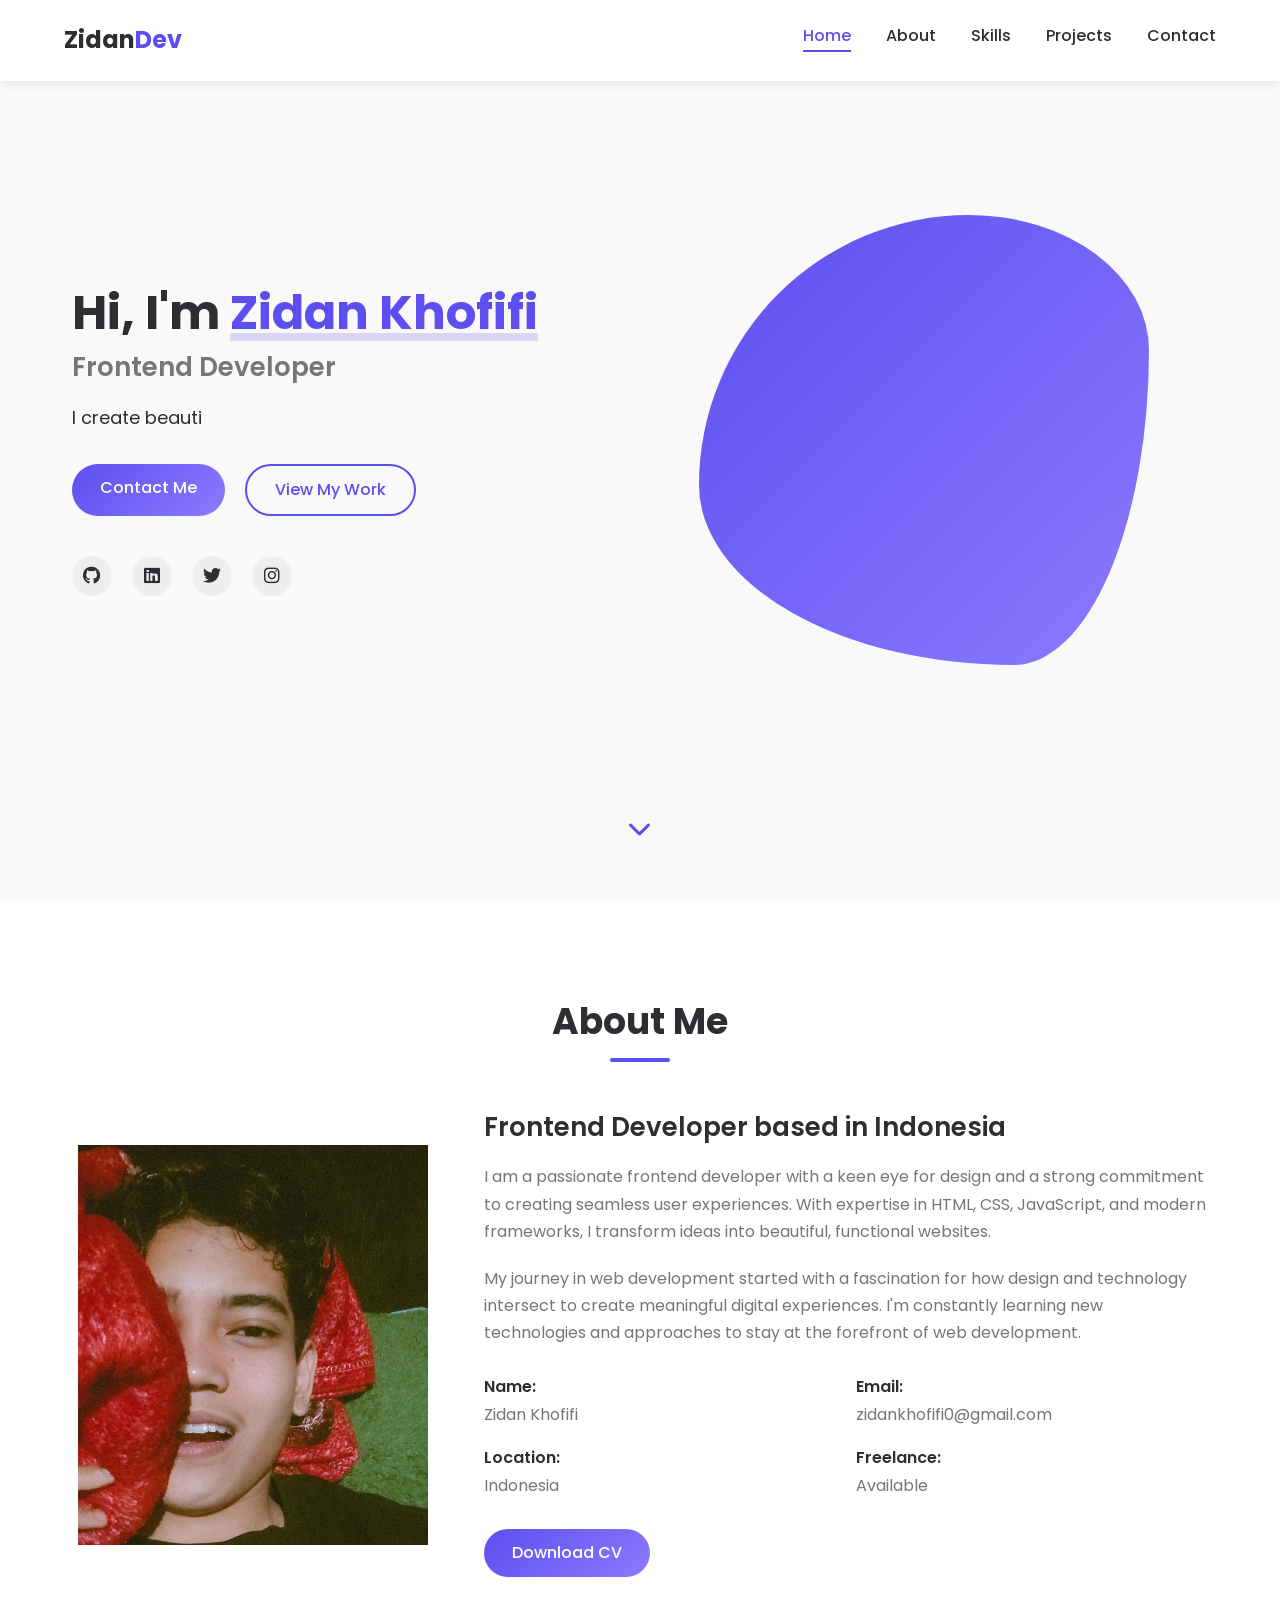
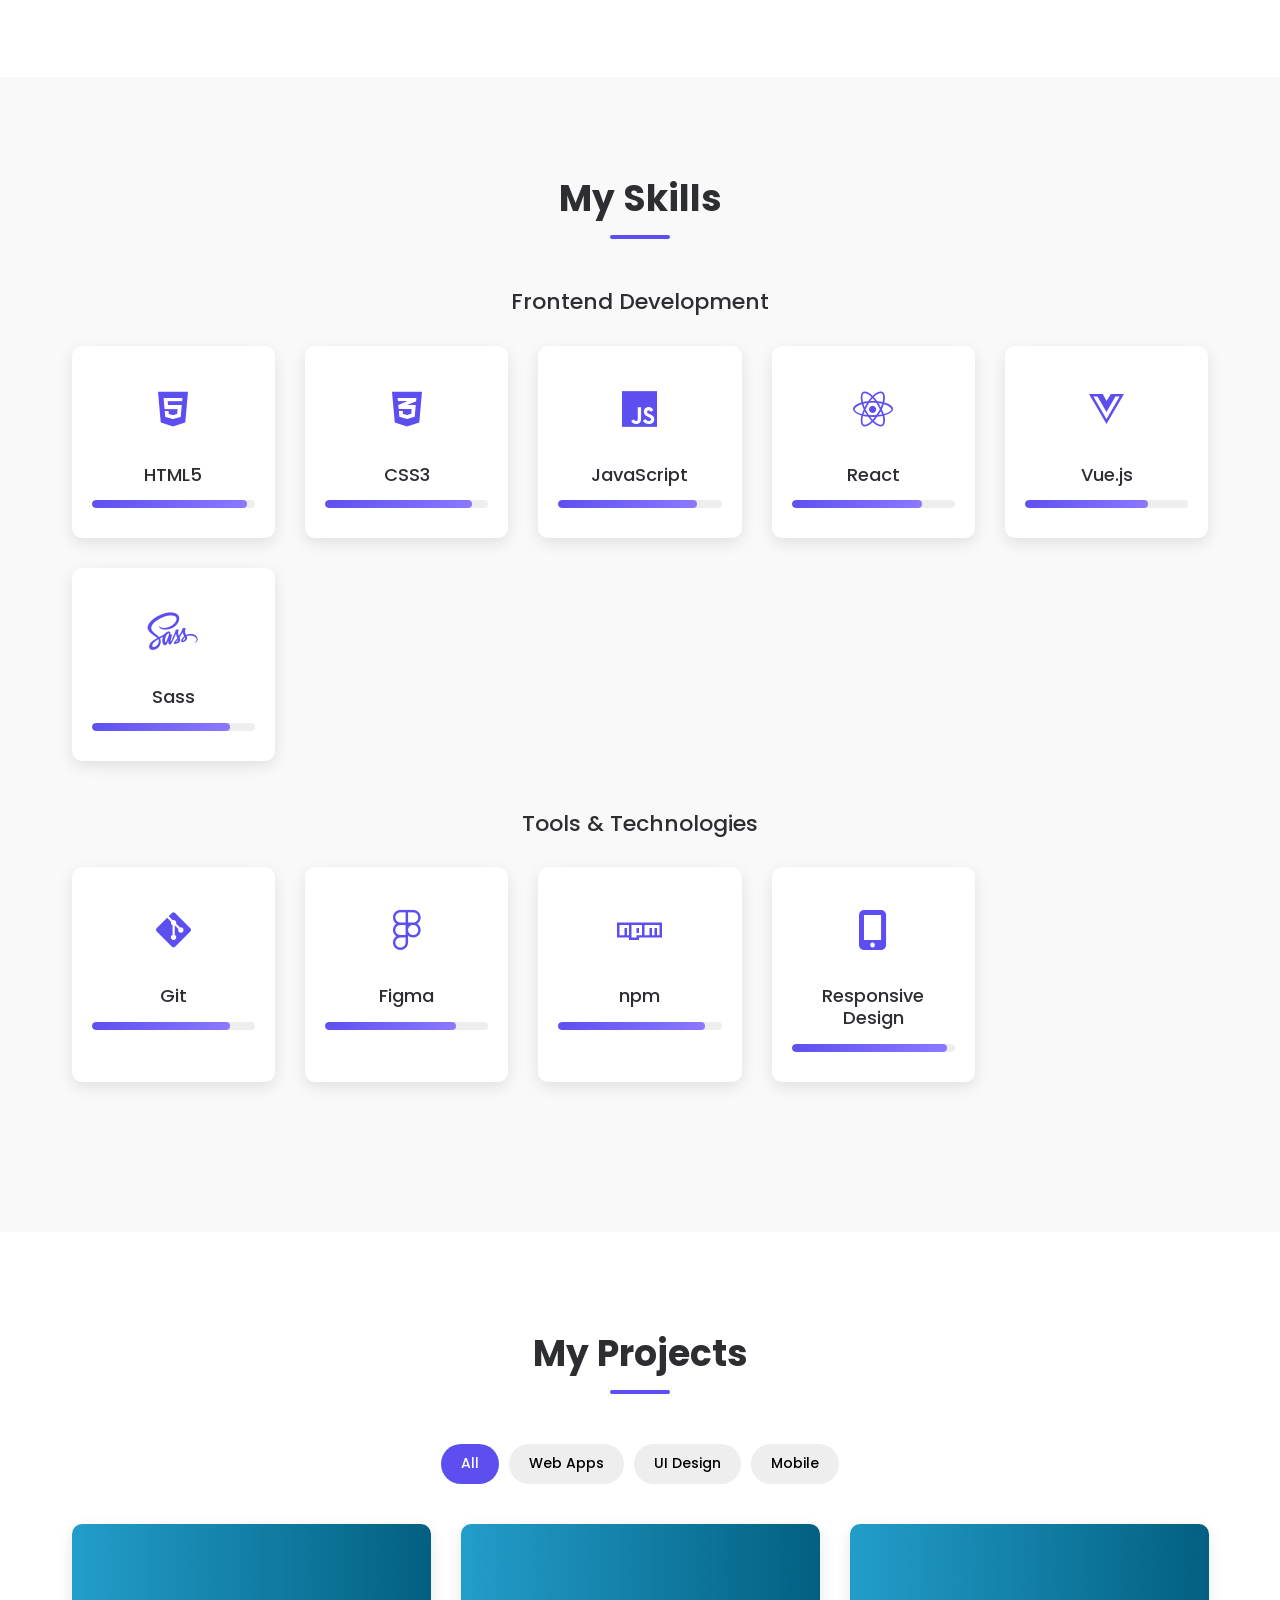
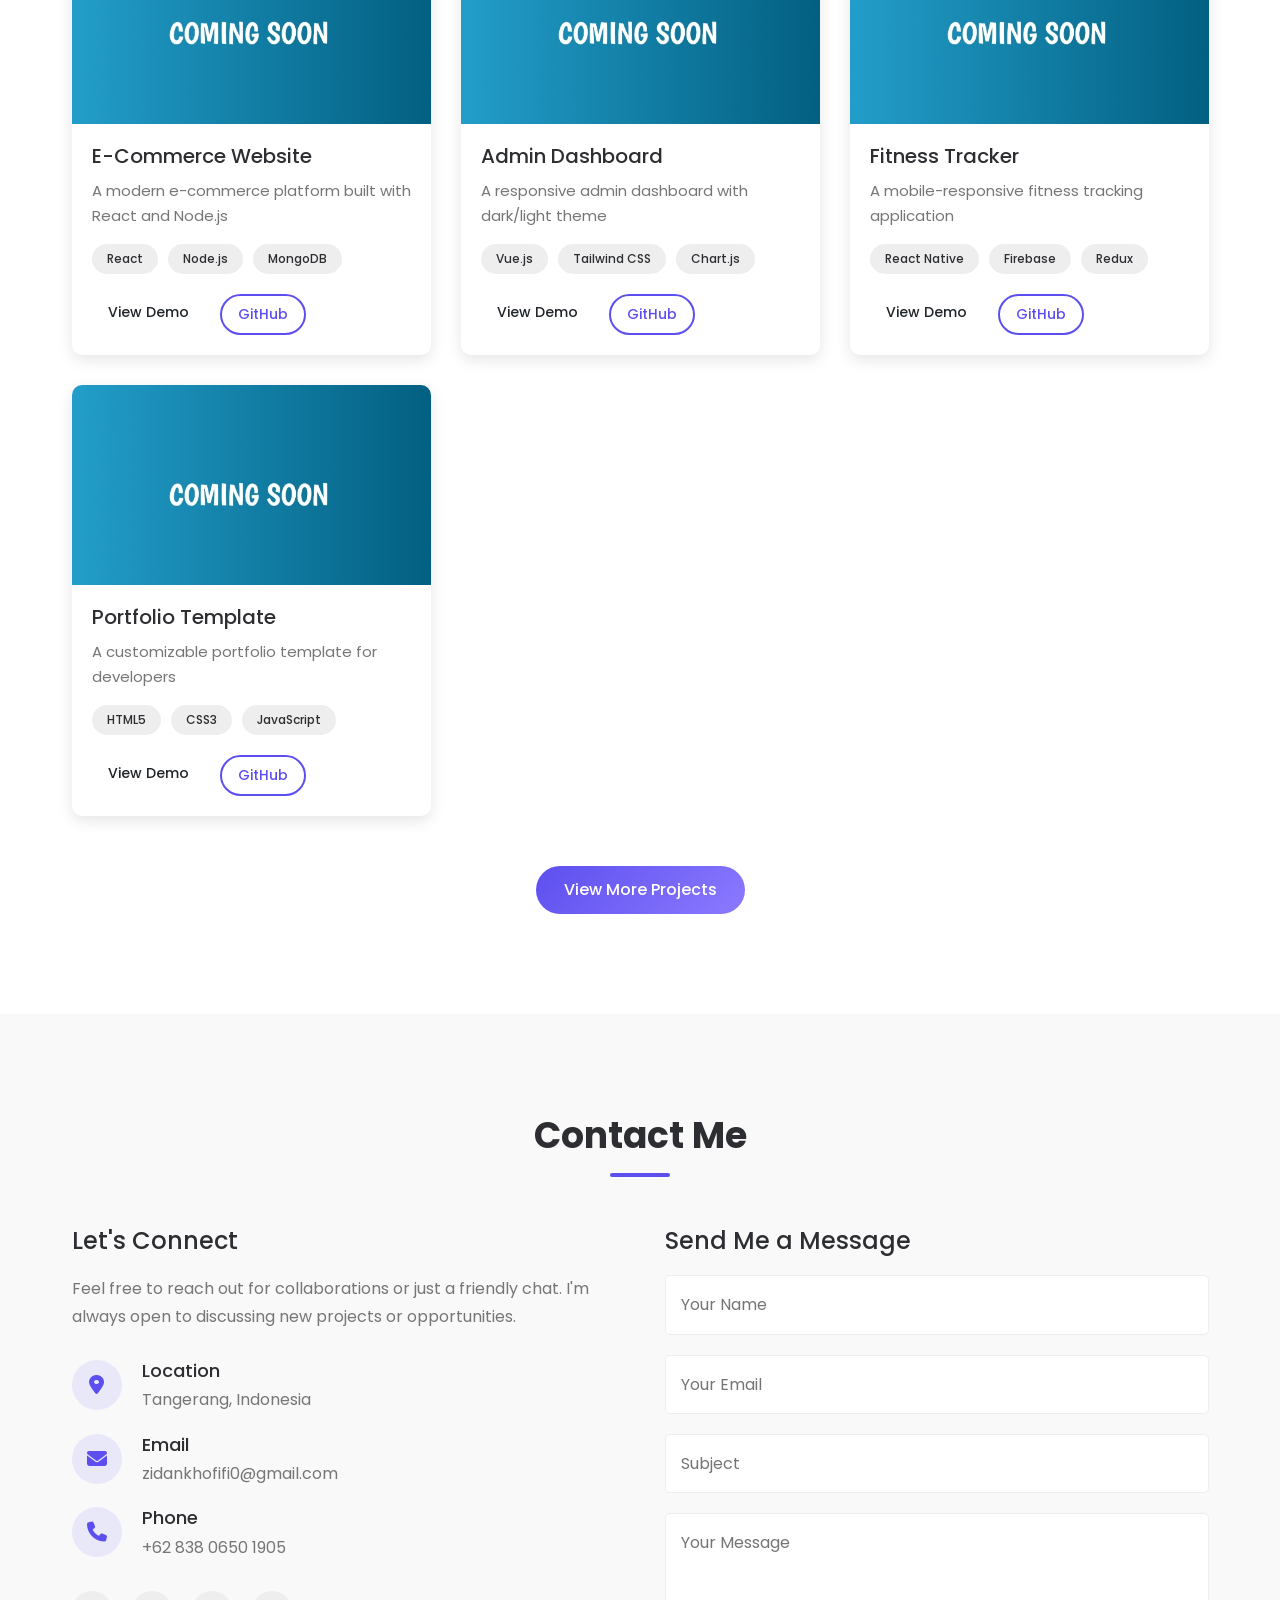
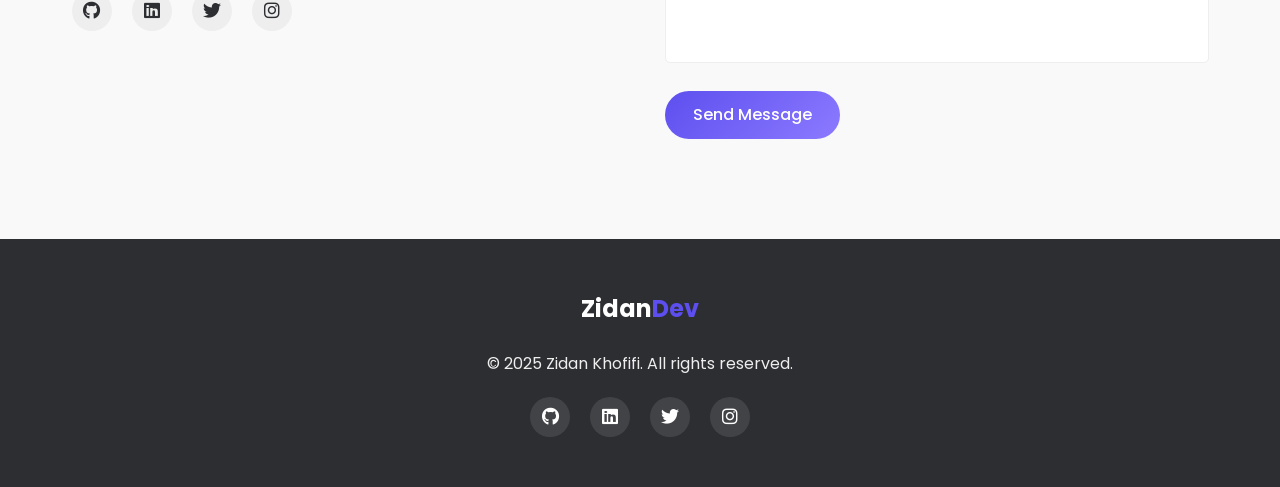
<file: index.html>
<!DOCTYPE html>
<html lang="en">
<head>
    <meta charset="UTF-8">
    <meta name="viewport" content="width=device-width, initial-scale=1.0">
    <title>Zidan Khofifi | Frontend Developer</title>
    <link rel="stylesheet" href="https://cdnjs.cloudflare.com/ajax/libs/font-awesome/6.4.0/css/all.min.css">
    <link href="https://fonts.googleapis.com/css2?family=Poppins:wght@300;400;500;600;700&display=swap" rel="stylesheet">
    <link href="https://cdn.jsdelivr.net/npm/bootstrap@5.3.7/dist/css/bootstrap.min.css" rel="stylesheet" integrity="sha384-LN+7fdVzj6u52u30Kp6M/trliBMCMKTyK833zpbD+pXdCLuTusPj697FH4R/5mcr" crossorigin="anonymous">
    
    <!-- Inline CSS -->
    <style>
        /* ===== VARIABLES ===== */
        :root {
            --primary-color: #5D4FEF;
            --secondary-color: #FF6B6B;
            --accent-color: #4ECCA3;
            --dark-color: #2D2E32;
            --light-color: #F9F9F9;
            --gray-color: #767676;
            --light-gray-color: #EEEEEE;
            --white-color: #FFFFFF;
            --box-shadow: 0 5px 15px rgba(0, 0, 0, 0.1);
            --transition: all 0.3s ease-in-out;
            --gradient-primary: linear-gradient(135deg, #5D4FEF 0%, #8C7AFF 100%);
            --gradient-secondary: linear-gradient(135deg, #FF6B6B 0%, #FFD166 100%);
        }

        /* ===== RESET & BASE STYLES ===== */
        * {
            margin: 0;
            padding: 0;
            box-sizing: border-box;
        }

        html {
            scroll-behavior: smooth;
            font-size: 62.5%; /* 1rem = 10px */
        }

        body {
            font-family: 'Poppins', sans-serif;
            font-size: 1.6rem;
            line-height: 1.7;
            color: var(--dark-color);
            background-color: var(--light-color);
            overflow-x: hidden;
        }

        ul {
            list-style: none;
        }

        a {
            text-decoration: none;
            color: var(--dark-color);
            transition: var(--transition);
        }

        img {
            max-width: 100%;
            height: auto;
            display: block;
        }

        .container {
            max-width: 120rem;
            width: 90%;
            margin: 0 auto;
        }

        section {
            padding: 10rem 0;
        }

        .section-title {
            text-align: center;
            margin-bottom: 5rem;
        }

        .section-title h2 {
            font-size: 3.6rem;
            font-weight: 700;
            position: relative;
            display: inline-block;
            margin-bottom: 1.5rem;
        }

        .underline {
            width: 6rem;
            height: 0.4rem;
            background: var(--primary-color);
            border-radius: 5px;
            margin: 0 auto;
        }

        .btn {
            display: inline-block;
            padding: 1.2rem 2.8rem;
            border-radius: 5rem;
            font-weight: 500;
            font-size: 1.6rem;
            transition: var(--transition);
            cursor: pointer;
            text-align: center;
            border: none;
        }

        .primary-btn {
            background: var(--gradient-primary);
            color: var(--white-color);
        }

        .primary-btn:hover {
            box-shadow: 0 10px 20px rgba(93, 79, 239, 0.3);
            transform: translateY(-3px);
        }

        .secondary-btn {
            background: transparent;
            color: var(--primary-color);
            border: 2px solid var(--primary-color);
        }

        .secondary-btn:hover {
            background: var(--primary-color);
            color: var(--white-color);
        }

        .small-btn {
            padding: 0.8rem 1.6rem;
            font-size: 1.4rem;
        }

        /* ===== HEADER ===== */
        header {
            position: fixed;
            top: 0;
            left: 0;
            width: 100%;
            z-index: 1000;
            background-color: rgba(255, 255, 255, 0.95);
            box-shadow: 0 2px 10px rgba(0, 0, 0, 0.1);
            backdrop-filter: blur(10px);
            transition: var(--transition);
        }

        header .container {
            display: flex;
            justify-content: space-between;
            align-items: center;
            padding: 2rem 0;
        }

        .logo {
            font-size: 2.4rem;
            font-weight: 700;
            color: var(--dark-color);
        }

        .logo span {
            color: var(--primary-color);
        }

        nav ul {
            display: flex;
        }

        nav ul li {
            margin-left: 3.5rem;
        }

        nav ul li a {
            font-size: 1.6rem;
            font-weight: 500;
            position: relative;
        }

        nav ul li a:hover {
            color: var(--primary-color);
        }

        nav ul li a.active {
            color: var(--primary-color);
        }

        nav ul li a.active::after {
            content: '';
            position: absolute;
            bottom: -5px;
            left: 0;
            width: 100%;
            height: 2px;
            background-color: var(--primary-color);
        }

        .hamburger {
            display: none;
            cursor: pointer;
        }

        .bar {
            display: block;
            width: 25px;
            height: 3px;
            margin: 5px auto;
            transition: var(--transition);
            background-color: var(--dark-color);
        }

        /* ===== HERO SECTION ===== */
        .hero {
            height: 100vh;
            display: flex;
            align-items: center;
            padding-top: 8rem;
            position: relative;
            overflow: hidden;
        }

        .hero-content {
            display: flex;
            align-items: center;
            justify-content: space-between;
        }

        .hero-text {
            flex: 1;
        }

        .hero-text h1 {
            font-size: 4.8rem;
            font-weight: 700;
            margin-bottom: 1rem;
            line-height: 1.2;
        }

        .hero-text h1 span {
            color: var(--primary-color);
            position: relative;
        }

        .hero-text h1 span::after {
            content: '';
            position: absolute;
            bottom: 5px;
            left: 0;
            width: 100%;
            height: 8px;
            background-color: rgba(93, 79, 239, 0.2);
            z-index: -1;
        }

        .hero-text h2 {
            font-size: 2.6rem;
            font-weight: 600;
            margin-bottom: 2rem;
            color: var(--gray-color);
        }

        .hero-text p {
            font-size: 1.8rem;
            margin-bottom: 3rem;
            max-width: 50rem;
        }

        .hero-btns {
            display: flex;
            gap: 2rem;
            margin-bottom: 4rem;
        }

        .hero-image {
            flex: 1;
            position: relative;
            display: flex;
            justify-content: center;
            align-items: center;
        }

        .hero-blob {
            width: 45rem;
            height: 45rem;
            background: var(--gradient-primary);
            border-radius: 60% 40% 30% 70% / 60% 30% 70% 40%;
            animation: blob-animation 8s ease-in-out infinite;
            position: relative;
            display: flex;
            justify-content: center;
            align-items: center;
        }

        @keyframes blob-animation {
            0% { border-radius: 60% 40% 30% 70% / 60% 30% 70% 40%; }
            50% { border-radius: 30% 60% 70% 40% / 50% 60% 30% 60%; }
            100% { border-radius: 60% 40% 30% 70% / 60% 30% 70% 40%; }
        }

        .social-icons {
            display: flex;
            gap: 2rem;
        }

        .social-icons a {
            width: 4rem;
            height: 4rem;
            border-radius: 50%;
            background-color: var(--light-gray-color);
            display: flex;
            justify-content: center;
            align-items: center;
            color: var(--dark-color);
            font-size: 1.8rem;
            transition: var(--transition);
        }

        .social-icons a:hover {
            background-color: var(--primary-color);
            color: var(--white-color);
            transform: translateY(-3px);
        }

        .scroll-down {
            position: absolute;
            bottom: 5rem;
            left: 50%;
            transform: translateX(-50%);
            animation: bounce 2s infinite;
        }

        .scroll-down a {
            color: var(--primary-color);
            font-size: 2.4rem;
        }

        @keyframes bounce {
            0%, 20%, 50%, 80%, 100% { transform: translateY(0) translateX(-50%); }
            40% { transform: translateY(-20px) translateX(-50%); }
            60% { transform: translateY(-10px) translateX(-50%); }
        }

        /* ===== ABOUT SECTION ===== */
        .about {
            background-color: var(--white-color);
        }

        .about-content {
            display: grid;
            grid-template-columns: 1fr 2fr;
            gap: 5rem;
            align-items: center;
        }

        .about-image {
            position: relative;
        }

        .image-wrapper {
            position: relative;
            width: 100%;
            max-width: 35rem;
            margin: 0 auto;
        }

        .placeholder-img {
            width: 100%;
            height: 40rem;
            background: var(--gradient-primary);
            border-radius: 1rem;
            display: flex;
            justify-content: center;
            align-items: center;
            font-size: 8rem;
            color: white;
            font-weight: 700;
        }

        .about-text h3 {
            font-size: 2.6rem;
            font-weight: 600;
            margin-bottom: 2rem;
            color: var(--dark-color);
        }

        .about-text p {
            margin-bottom: 2rem;
            color: var(--gray-color);
        }

        .about-info {
            display: grid;
            grid-template-columns: repeat(2, 1fr);
            gap: 2rem;
            margin: 3rem 0;
        }

        .info-item h4 {
            font-size: 1.6rem;
            font-weight: 600;
            margin-bottom: 0.5rem;
        }

        .info-item p {
            margin: 0;
        }

        /* ===== SKILLS SECTION ===== */
        .skills {
            background-color: var(--light-color);
        }

        .skill-category {
            margin-bottom: 5rem;
        }

        .skill-category h3 {
            font-size: 2.2rem;
            margin-bottom: 3rem;
            text-align: center;
        }

        .skills-grid {
            display: grid;
            grid-template-columns: repeat(auto-fill, minmax(20rem, 1fr));
            gap: 3rem;
        }

        .skill-card {
            background-color: var(--white-color);
            border-radius: 1rem;
            padding: 3rem 2rem;
            text-align: center;
            box-shadow: var(--box-shadow);
            transition: var(--transition);
        }

        .skill-card:hover {
            transform: translateY(-5px);
            box-shadow: 0 10px 20px rgba(0, 0, 0, 0.1);
        }

        .skill-icon {
            font-size: 4rem;
            color: var(--primary-color);
            margin-bottom: 2rem;
        }

        .skill-card h4 {
            font-size: 1.8rem;
            margin-bottom: 1.5rem;
        }

        .skill-level {
            width: 100%;
            height: 0.8rem;
            background-color: var(--light-gray-color);
            border-radius: 1rem;
            overflow: hidden;
        }

        .level {
            height: 100%;
            background: var(--gradient-primary);
            border-radius: 1rem;
        }

        /* ===== PROJECTS SECTION ===== */
        .projects {
            background-color: var(--white-color);
        }

        .project-filters {
            display: flex;
            justify-content: center;
            margin-bottom: 4rem;
            flex-wrap: wrap;
            gap: 1rem;
        }

        .filter-btn {
            padding: 0.8rem 2rem;
            background-color: var(--light-gray-color);
            border: none;
            border-radius: 3rem;
            font-size: 1.4rem;
            font-weight: 500;
            cursor: pointer;
            transition: var(--transition);
        }

        .filter-btn.active, .filter-btn:hover {
            background-color: var(--primary-color);
            color: var(--white-color);
        }

        .projects-grid {
            display: grid;
            grid-template-columns: repeat(auto-fill, minmax(30rem, 1fr));
            gap: 3rem;
        }

        .project-card {
            background-color: var(--white-color);
            border-radius: 1rem;
            overflow: hidden;
            box-shadow: var(--box-shadow);
            transition: var(--transition);
        }

        .project-card:hover {
            transform: translateY(-5px);
            box-shadow: 0 15px 30px rgba(0, 0, 0, 0.1);
        }

        .project-img {
            position: relative;
            overflow: hidden;
            height: 20rem;
        }

        .project-img img {
            width: 100%;
            height: 100%;
            object-fit: cover;
            transition: var(--transition);
        }

        .project-card:hover .project-img img {
            transform: scale(1.1);
        }

        .project-info {
            padding: 2rem;
        }

        .project-info h3 {
            font-size: 2rem;
            margin-bottom: 1rem;
        }

        .project-info p {
            color: var(--gray-color);
            margin-bottom: 1.5rem;
            font-size: 1.5rem;
        }

        .project-tech {
            display: flex;
            flex-wrap: wrap;
            gap: 1rem;
            margin-bottom: 2rem;
        }

        .project-tech span {
            background-color: var(--light-gray-color);
            padding: 0.5rem 1.5rem;
            border-radius: 3rem;
            font-size: 1.2rem;
            font-weight: 500;
        }

        .project-links {
            display: flex;
            gap: 1.5rem;
        }

        .more-projects {
            text-align: center;
            margin-top: 5rem;
        }

        /* ===== CONTACT SECTION ===== */
        .contact {
            background-color: var(--light-color);
        }

        .contact-content {
            display: grid;
            grid-template-columns: repeat(2, 1fr);
            gap: 5rem;
        }

        .contact-info h3, .contact-form h3 {
            font-size: 2.4rem;
            margin-bottom: 2rem;
        }

        .contact-info p {
            color: var(--gray-color);
            margin-bottom: 3rem;
        }

        .contact-details {
            margin-bottom: 3rem;
        }

        .contact-item {
            display: flex;
            align-items: flex-start;
            margin-bottom: 2rem;
        }

        .contact-item .icon {
            width: 5rem;
            height: 5rem;
            border-radius: 50%;
            background-color: rgba(93, 79, 239, 0.1);
            display: flex;
            justify-content: center;
            align-items: center;
            color: var(--primary-color);
            font-size: 2rem;
            margin-right: 2rem;
        }

        .contact-item .text h4 {
            font-size: 1.8rem;
            margin-bottom: 0.5rem;
        }

        .contact-item .text p {
            margin-bottom: 0;
        }

        .form-group {
            margin-bottom: 2rem;
        }

        .form-group input, .form-group textarea {
            width: 100%;
            padding: 1.5rem;
            border: 1px solid var(--light-gray-color);
            border-radius: 0.5rem;
            font-family: 'Poppins', sans-serif;
            font-size: 1.6rem;
            color: var(--dark-color);
            transition: var(--transition);
        }

        .form-group input:focus, .form-group textarea:focus {
            outline: none;
            border-color: var(--primary-color);
            box-shadow: 0 0 0 2px rgba(93, 79, 239, 0.2);
        }

        .form-group textarea {
            height: 15rem;
            resize: none;
        }

        /* ===== FOOTER ===== */
        footer {
            background-color: var(--dark-color);
            color: var(--white-color);
            padding: 5rem 0;
        }

        .footer-content {
            display: flex;
            flex-direction: column;
            align-items: center;
            text-align: center;
        }

        footer .logo {
            color: var(--white-color);
            margin-bottom: 2rem;
        }

        footer p {
            margin-bottom: 2rem;
            color: var(--light-gray-color);
        }

        footer .social-icons a {
            background-color: rgba(255, 255, 255, 0.1);
            color: var(--white-color);
        }

        footer .social-icons a:hover {
            background-color: var(--primary-color);
        }

        /* ===== SCROLL TO TOP BUTTON ===== */
        .scroll-to-top {
            position: fixed;
            bottom: 3rem;
            right: 3rem;
            width: 5rem;
            height: 5rem;
            background-color: var(--primary-color);
            color: var(--white-color);
            border-radius: 50%;
            display: flex;
            justify-content: center;
            align-items: center;
            font-size: 2rem;
            cursor: pointer;
            z-index: 99;
            opacity: 0;
            visibility: hidden;
            transition: var(--transition);
            border: none;
        }

        .scroll-to-top.show {
            opacity: 1;
            visibility: visible;
        }

        .scroll-to-top:hover {
            background-color: var(--dark-color);
            transform: translateY(-3px);
        }

        /* ===== RESPONSIVE DESIGN ===== */
        @media screen and (max-width: 1024px) {
            html {
                font-size: 55%;
            }
            
            .hero-content {
                flex-direction: column;
                text-align: center;
            }
            
            .hero-text {
                margin-bottom: 5rem;
            }
            
            .hero-btns {
                justify-content: center;
            }
            
            .social-icons {
                justify-content: center;
            }
            
            .about-content {
                grid-template-columns: 1fr;
            }
            
            .about-image {
                margin-bottom: 4rem;
            }
            
            .contact-content {
                grid-template-columns: 1fr;
            }
            
            .contact-info {
                margin-bottom: 4rem;
            }
        }

        @media screen and (max-width: 768px) {
            .hamburger {
                display: block;
            }
            
            .hamburger.active .bar:nth-child(2) {
                opacity: 0;
            }
            
            .hamburger.active .bar:nth-child(1) {
                transform: translateY(8px) rotate(45deg);
            }
            
            .hamburger.active .bar:nth-child(3) {
                transform: translateY(-8px) rotate(-45deg);
            }
            
            nav {
                position: fixed;
                left: -100%;
                top: 8rem;
                flex-direction: column;
                background-color: var(--white-color);
                width: 100%;
                text-align: center;
                transition: 0.3s;
                box-shadow: 0 10px 27px rgba(0, 0, 0, 0.05);
                z-index: 100;
            }
            
            nav.active {
                left: 0;
            }
            
            nav ul {
                flex-direction: column;
            }
            
            nav ul li {
                margin: 2.5rem 0;
            }
            
            .hero {
                padding-top: 12rem;
            }
            
            .hero-text h1 {
                font-size: 3.6rem;
            }
            
            .hero-text h2 {
                font-size: 2.2rem;
            }
            
            .hero-blob {
                width: 30rem;
                height: 30rem;
            }
            
            .section-title h2 {
                font-size: 3rem;
            }
            
            .skills-grid {
                grid-template-columns: repeat(auto-fill, minmax(15rem, 1fr));
            }
            
            .projects-grid {
                grid-template-columns: repeat(auto-fill, minmax(25rem, 1fr));
            }
            
            .project-filters {
                gap: 0.8rem;
            }
            
            .filter-btn {
                padding: 0.6rem 1.5rem;
                font-size: 1.3rem;
            }
        }

        @media screen and (max-width: 480px) {
            html {
                font-size: 50%;
            }
            
            .hero-text h1 {
                font-size: 3.2rem;
            }
            
            .hero-btns {
                flex-direction: column;
                gap: 1.5rem;
            }
            
            .hero-blob {
                width: 25rem;
                height: 25rem;
            }
            
            .about-info {
                grid-template-columns: 1fr;
            }
            
            .skills-grid {
                grid-template-columns: 1fr;
            }
            
            .projects-grid {
                grid-template-columns: 1fr;
            }
            
            .project-filters {
                flex-direction: column;
                align-items: center;
            }
            
            .filter-btn {
                width: 100%;
                max-width: 20rem;
                margin-bottom: 0.8rem;
            }
            
            .project-links {
                flex-direction: column;
                gap: 1rem;
            }
        }
    </style>
</head>
<body>
    <!-- Header -->
    <header>
        <div class="container">
            <div class="logo">Zidan<span>Dev</span></div>
            <nav id="navbar">
                <ul>
                    <li><a href="#home" class="active">Home</a></li>
                    <li><a href="#about">About</a></li>
                    <li><a href="#skills">Skills</a></li>
                    <li><a href="#projects">Projects</a></li>
                    <li><a href="#contact">Contact</a></li>
                </ul>
            </nav>
            <div class="hamburger">
                <span class="bar"></span>
                <span class="bar"></span>
                <span class="bar"></span>
            </div>
        </div>
    </header>

    <!-- Hero Section -->
    <section id="home" class="hero">
        <div class="container">
            <div class="hero-content">
                <div class="hero-text">
                    <h1>Hi, I'm <span>Zidan Khofifi</span></h1>
                    <h2>Frontend Developer</h2>
                    <p>I create beautiful, responsive websites with modern technologies</p>
                    <div class="hero-btns">
                        <a href="#contact" class="btn primary-btn">Contact Me</a>
                        <a href="#projects" class="btn secondary-btn">View My Work</a>
                    </div>
                    <div class="social-icons">
                        <a href="https://github.com/ZidanKhofifi" target="_blank"><i class="fab fa-github"></i></a>
                        <a href="#" target="_blank"><i class="fab fa-linkedin"></i></a>
                        <a href="#" target="_blank"><i class="fab fa-twitter"></i></a>
                        <a href="https://www.instagram.com/zidantriplea?igsh=cmF5aGFpMXIxOTg=" target="_blank"><i class="fab fa-instagram"></i></a>
                    </div>
                </div>
                <div class="hero-image">
                    <div class="hero-blob"></div>
                </div>
            </div>
        </div>
        <div class="scroll-down">
            <a href="#about"><i class="fas fa-chevron-down"></i></a>
        </div>
    </section>

    <!-- About Section -->
    <section id="about" class="about">
        <div class="container">
            <div class="section-title">
                <h2>About Me</h2>
                <div class="underline"></div>
            </div>
            <div class="about-content">
                <div class="about-image">
                    <div class="image-wrapper">
                        <!-- Replace with your actual image -->
                        <div class="placeholder-img"><img src="/assets/images/3.jpg" alt="" /></div>
                    </div>
                </div>
                <div class="about-text">
                    <h3>Frontend Developer based in Indonesia</h3>
                    <p>I am a passionate frontend developer with a keen eye for design and a strong commitment to creating seamless user experiences. With expertise in HTML, CSS, JavaScript, and modern frameworks, I transform ideas into beautiful, functional websites.</p>
                    <p>My journey in web development started with a fascination for how design and technology intersect to create meaningful digital experiences. I'm constantly learning new technologies and approaches to stay at the forefront of web development.</p>
                    <div class="about-info">
                        <div class="info-item">
                            <h4>Name:</h4>
                            <p>Zidan Khofifi</p>
                        </div>
                        <div class="info-item">
                            <h4>Email:</h4>
                            <p>zidankhofifi0@gmail.com</p>
                        </div>
                        <div class="info-item">
                            <h4>Location:</h4>
                            <p>Indonesia</p>
                        </div>
                        <div class="info-item">
                            <h4>Freelance:</h4>
                            <p>Available</p>
                        </div>
                    </div>
                    <a href="#" class="btn primary-btn">Download CV</a>
                </div>
            </div>
        </div>
    </section>

    <!-- Skills Section -->
    <section id="skills" class="skills">
        <div class="container">
            <div class="section-title">
                <h2>My Skills</h2>
                <div class="underline"></div>
            </div>
            <div class="skills-content">
                <div class="skill-category">
                    <h3>Frontend Development</h3>
                    <div class="skills-grid">
                        <div class="skill-card" data-aos="fade-up">
                            <div class="skill-icon"><i class="fab fa-html5"></i></div>
                            <h4>HTML5</h4>
                            <div class="skill-level">
                                <div class="level" style="width: 95%"></div>
                            </div>
                        </div>
                        <div class="skill-card" data-aos="fade-up" data-aos-delay="100">
                            <div class="skill-icon"><i class="fab fa-css3-alt"></i></div>
                            <h4>CSS3</h4>
                            <div class="skill-level">
                                <div class="level" style="width: 90%"></div>
                            </div>
                        </div>
                        <div class="skill-card" data-aos="fade-up" data-aos-delay="200">
                            <div class="skill-icon"><i class="fab fa-js"></i></div>
                            <h4>JavaScript</h4>
                            <div class="skill-level">
                                <div class="level" style="width: 85%"></div>
                            </div>
                        </div>
                        <div class="skill-card" data-aos="fade-up" data-aos-delay="300">
                            <div class="skill-icon"><i class="fab fa-react"></i></div>
                            <h4>React</h4>
                            <div class="skill-level">
                                <div class="level" style="width: 80%"></div>
                            </div>
                        </div>
                        <div class="skill-card" data-aos="fade-up" data-aos-delay="400">
                            <div class="skill-icon"><i class="fab fa-vuejs"></i></div>
                            <h4>Vue.js</h4>
                            <div class="skill-level">
                                <div class="level" style="width: 75%"></div>
                            </div>
                        </div>
                        <div class="skill-card" data-aos="fade-up" data-aos-delay="500">
                            <div class="skill-icon"><i class="fab fa-sass"></i></div>
                            <h4>Sass</h4>
                            <div class="skill-level">
                                <div class="level" style="width: 85%"></div>
                            </div>
                        </div>
                    </div>
                </div>
                <div class="skill-category">
                    <h3>Tools & Technologies</h3>
                    <div class="skills-grid">
                        <div class="skill-card" data-aos="fade-up">
                            <div class="skill-icon"><i class="fab fa-git-alt"></i></div>
                            <h4>Git</h4>
                            <div class="skill-level">
                                <div class="level" style="width: 85%"></div>
                            </div>
                        </div>
                        <div class="skill-card" data-aos="fade-up" data-aos-delay="100">
                            <div class="skill-icon"><i class="fab fa-figma"></i></div>
                            <h4>Figma</h4>
                            <div class="skill-level">
                                <div class="level" style="width: 80%"></div>
                            </div>
                        </div>
                        <div class="skill-card" data-aos="fade-up" data-aos-delay="200">
                            <div class="skill-icon"><i class="fab fa-npm"></i></div>
                            <h4>npm</h4>
                            <div class="skill-level">
                                <div class="level" style="width: 90%"></div>
                            </div>
                        </div>
                        <div class="skill-card" data-aos="fade-up" data-aos-delay="300">
                            <div class="skill-icon"><i class="fas fa-mobile-alt"></i></div>
                            <h4>Responsive Design</h4>
                            <div class="skill-level">
                                <div class="level" style="width: 95%"></div>
                            </div>
                        </div>
                    </div>
                </div>
            </div>
        </div>
    </section>

    <!-- Projects Section -->
    <section id="projects" class="projects">
        <div class="container">
            <div class="section-title">
                <h2>My Projects</h2>
                <div class="underline"></div>
            </div>
            <div class="project-filters">
                <button class="filter-btn active" data-filter="all">All</button>
                <button class="filter-btn" data-filter="web">Web Apps</button>
                <button class="filter-btn" data-filter="ui">UI Design</button>
                <button class="filter-btn" data-filter="mobile">Mobile</button>
            </div>
            <div class="projects-grid">
                <!-- Project 1 -->
                <div class="project-card" data-category="web">
                    <div class="project-img">
                        <img src="/assets/images/p.jpg" alt="E-Commerce App">
                    </div>
                    <div class="project-info">
                        <h3>E-Commerce Website</h3>
                        <p>A modern e-commerce platform built with React and Node.js</p>
                        <div class="project-tech">
                            <span>React</span>
                            <span>Node.js</span>
                            <span>MongoDB</span>
                        </div>
                        <div class="project-links">
                            <a href="#" class="btn small-btn" target="_blank">View Demo</a>
                            <a href="#" class="btn small-btn secondary-btn" target="_blank">GitHub</a>
                        </div>
                    </div>
                </div>
                <!-- Project 2 -->
                <div class="project-card" data-category="ui">
                    <div class="project-img">
                        <img src="/assets/images/p.jpg" alt="Dashboard UI">
                    </div>
                    <div class="project-info">
                        <h3>Admin Dashboard</h3>
                        <p>A responsive admin dashboard with dark/light theme</p>
                        <div class="project-tech">
                            <span>Vue.js</span>
                            <span>Tailwind CSS</span>
                            <span>Chart.js</span>
                        </div>
                        <div class="project-links">
                            <a href="#" class="btn small-btn" target="_blank">View Demo</a>
                            <a href="#" class="btn small-btn secondary-btn" target="_blank">GitHub</a>
                        </div>
                    </div>
                </div>
                <!-- Project 3 -->
                <div class="project-card" data-category="mobile">
                    <div class="project-img">
                        <img src="/assets/images/p.jpg" alt="Fitness App">
                    </div>
                    <div class="project-info">
                        <h3>Fitness Tracker</h3>
                        <p>A mobile-responsive fitness tracking application</p>
                        <div class="project-tech">
                            <span>React Native</span>
                            <span>Firebase</span>
                            <span>Redux</span>
                        </div>
                        <div class="project-links">
                            <a href="#" class="btn small-btn" target="_blank">View Demo</a>
                            <a href="#" class="btn small-btn secondary-btn" target="_blank">GitHub</a>
                        </div>
                    </div>
                </div>
                <!-- Project 4 -->
                <div class="project-card" data-category="web">
                    <div class="project-img">
                        <img src="/assets/images/p.jpg
                    " alt="Portfolio Template">
                    </div>
                    <div class="project-info">
                        <h3>Portfolio Template</h3>
                        <p>A customizable portfolio template for developers</p>
                        <div class="project-tech">
                            <span>HTML5</span>
                            <span>CSS3</span>
                            <span>JavaScript</span>
                        </div>
                        <div class="project-links">
                            <a href="#" class="btn small-btn" target="_blank">View Demo</a>
                            <a href="#" class="btn small-btn secondary-btn" target="_blank">GitHub</a>
                        </div>
                    </div>
                </div>
            </div>
            <div class="more-projects">
                <a href="#" class="btn primary-btn">View More Projects</a>
            </div>
        </div>
    </section>

    <!-- Contact Section -->
    <section id="contact" class="contact">
        <div class="container">
            <div class="section-title">
                <h2>Contact Me</h2>
                <div class="underline"></div>
            </div>
            <div class="contact-content">
                <div class="contact-info">
                    <h3>Let's Connect</h3>
                    <p>Feel free to reach out for collaborations or just a friendly chat. I'm always open to discussing new projects or opportunities.</p>
                    <div class="contact-details">
                        <div class="contact-item">
                            <div class="icon"><i class="fas fa-map-marker-alt"></i></div>
                            <div class="text">
                                <h4>Location</h4>
                                <p>Tangerang, Indonesia</p>
                            </div>
                        </div>
                        <div class="contact-item">
                            <div class="icon"><i class="fas fa-envelope"></i></div>
                            <div class="text">
                                <h4>Email</h4>
                                <p>zidankhofifi0@gmail.com</p>
                            </div>
                        </div>
                        <div class="contact-item">
                            <div class="icon"><i class="fas fa-phone"></i></div>
                            <div class="text">
                                <h4>Phone</h4>
                                <p>+62 838 0650 1905</p>
                            </div>
                        </div>
                    </div>
                    <div class="social-icons">
                        <a href="https://github.com/ZidanKhofifi" target="_blank"><i class="fab fa-github"></i></a>
                        <a href="#" target="_blank"><i class="fab fa-linkedin"></i></a>
                        <a href="#" target="_blank"><i class="fab fa-twitter"></i></a>
                        <a href="https://www.instagram.com/zidantriplea?igsh=cmF5aGFpMXIxOTg=" target="_blank"><i class="fab fa-instagram"></i></a>
                    </div>
                </div>
                <div class="contact-form">
                    <h3>Send Me a Message</h3>
                    <div class="alert alert-success alert-dismissible fade show d-none" role="alert">
  <strong>Terimakasih</strong> Pesan Anda Telah Terkirim
  <button type="button" class="btn-close" data-bs-dismiss="alert" aria-label="Close"></button>
</div>
                    <form id="contactForm" name="form-kontak">
                        <div class="form-group">
                            <input type="text" id="nama" name="nama" placeholder="Your Name" required>
                        </div>
                        <div class="form-group">
                            <input type="email" id="email" name="email" placeholder="Your Email" required>
                        </div>
                        <div class="form-group">
                            <input type="text" id="subject" name="subject" placeholder="Subject" required>
                        </div>
                        <div class="form-group">
                            <textarea id="pesan" name="pesan" placeholder="Your Message" required></textarea>
                        </div>
                        <button type="submit" class="btn primary-btn btn-kirim">Send Message</button>
                        <button class="btn btn-primary btn-loading d-none" type="button" disabled>
  <span class="spinner-border spinner-border-sm" aria-hidden="true"></span>
  <span role="status">Loading...</span>
</button>
                    </form>
                </div>
            </div>
        </div>
    </section>

    <!-- Footer -->
    <footer>
        <div class="container">
            <div class="footer-content">
                <div class="logo">Zidan<span>Dev</span></div>
                <p>© 2025 Zidan Khofifi. All rights reserved.</p>
                <div class="social-icons">
                    <a href="https://github.com/ZidanKhofifi" target="_blank"><i class="fab fa-github"></i></a>
                    <a href="#" target="_blank"><i class="fab fa-linkedin"></i></a>
                    <a href="#" target="_blank"><i class="fab fa-twitter"></i></a>
                    <a href="https://www.instagram.com/zidantriplea?igsh=cmF5aGFpMXIxOTg=" target="_blank"><i class="fab fa-instagram"></i></a>
                </div>
            </div>
        </div>
    </footer>

    <!-- Scroll to Top Button -->
    <button id="scrollToTop" class="scroll-to-top">
        <i class="fas fa-arrow-up"></i>
    </button>

    <!-- JavaScript -->
    <script>
        // ===== MOBILE MENU TOGGLE =====
        const hamburger = document.querySelector('.hamburger');
        const navbar = document.querySelector('#navbar');

        hamburger.addEventListener('click', () => {
            hamburger.classList.toggle('active');
            navbar.classList.toggle('active');
        });

        // Close mobile menu when clicking on a nav link
        document.querySelectorAll('nav a').forEach(link => {
            link.addEventListener('click', () => {
                hamburger.classList.remove('active');
                navbar.classList.remove('active');
            });
        });

        // ===== ACTIVE NAVIGATION LINKS ON SCROLL =====
        const sections = document.querySelectorAll('section');
        const navLinks = document.querySelectorAll('nav ul li a');

        window.addEventListener('scroll', () => {
            let current = '';
            
            sections.forEach(section => {
                const sectionTop = section.offsetTop;
                const sectionHeight = section.clientHeight;
                
                if (pageYOffset >= (sectionTop - sectionHeight / 3)) {
                    current = section.getAttribute('id');
                }
            });
            
            navLinks.forEach(link => {
                link.classList.remove('active');
                if (link.getAttribute('href').slice(1) === current) {
                    link.classList.add('active');
                }
            });
        });

        // ===== SCROLL TO TOP BUTTON =====
        const scrollTopBtn = document.getElementById('scrollToTop');

        window.addEventListener('scroll', () => {
            if (window.pageYOffset > 300) {
                scrollTopBtn.classList.add('show');
            } else {
                scrollTopBtn.classList.remove('show');
            }
        });

        scrollTopBtn.addEventListener('click', () => {
            window.scrollTo({
                top: 0,
                behavior: 'smooth'
            });
        });

        // ===== PROJECT FILTERING =====
        const filterBtns = document.querySelectorAll('.filter-btn');
        const projectCards = document.querySelectorAll('.project-card');

        filterBtns.forEach(btn => {
            btn.addEventListener('click', () => {
                // Set active button
                filterBtns.forEach(button => button.classList.remove('active'));
                btn.classList.add('active');
                
                // Filter projects
                const filter = btn.getAttribute('data-filter');
                
                projectCards.forEach(card => {
                    if (filter === 'all' || card.getAttribute('data-category') === filter) {
                        card.style.display = 'block';
                    } else {
                        card.style.display = 'none';
                    }
                });
            });
        });


        // ===== ANIMATION ON SCROLL =====
        // Add a simple animation effect when elements come into view
        const animateOnScroll = () => {
            const elements = document.querySelectorAll('.skill-card, .project-card, .about-image, .about-text');
            
            elements.forEach(element => {
                const elementPosition = element.getBoundingClientRect().top;
                const screenPosition = window.innerHeight / 1.3;
                
                if (elementPosition < screenPosition) {
                    element.style.opacity = '1';
                    element.style.transform = 'translateY(0)';
                }
            });
        };

        // Initialize animations
        window.addEventListener('DOMContentLoaded', () => {
            // Set initial state for animated elements
            const elements = document.querySelectorAll('.skill-card, .project-card, .about-image, .about-text');
            elements.forEach(element => {
                element.style.opacity = '0';
                element.style.transform = 'translateY(20px)';
                element.style.transition = 'opacity 0.6s ease, transform 0.6s ease';
            });
            
            // Trigger animation on initial load
            animateOnScroll();
        });

        // Animate elements when scrolling
        window.addEventListener('scroll', animateOnScroll);

        // ===== TYPING EFFECT =====
        // Create a simple typing effect for the hero text
        const createTypingEffect = () => {
            const text = "I create beautiful, responsive websites with modern technologies";
            const typingElement = document.querySelector('.hero-text p');
            const typingDelay = 50; // Delay between each character
            
            if (!typingElement) return;
            
            // Clear initial text
            typingElement.textContent = '';
            
            // Type the text
            let charIndex = 0;
            const type = () => {
                if (charIndex < text.length) {
                    typingElement.textContent += text.charAt(charIndex);
                    charIndex++;
                    setTimeout(type, typingDelay);
                }
            };
            
            // Start typing after a short delay
            setTimeout(type, 1000);
        };

        // Initialize typing effect on page load
        window.addEventListener('DOMContentLoaded', createTypingEffect);
        
        
        
  const scriptURL = 'https://script.google.com/macros/s/AKfycbxxfbvqIRmumux0ukOt7Tjc-VgeonsKpJ969goGLwOt6XghI5qh-wt2RTjVQgvYqnOkmA/exec'
  const form = document.forms['form-kontak']
  const btnKirim = document.querySelector('.btn-kirim');
  const btnLoading = document.querySelector('.btn-loading');
  const alert = document.querySelector('.alert');
  
  
  form.addEventListener('submit', e => {
    e.preventDefault();
    
    
    btnKirim.classList.toggle('d-none');
    btnLoading.classList.toggle('d-none');
    fetch(scriptURL, { method: 'POST', body: new FormData(form)})
      .then(response => {
        btnKirim.classList.toggle('d-none');
        btnLoading.classList.toggle('d-none');
        alert.classList.toggle('d-none');
        form.reset();
        console.log('Success!', response)})
      .catch(error => console.error('Error!', error.message))
  })
    </script>
    

<script src="https://cdn.jsdelivr.net/npm/bootstrap@5.3.7/dist/js/bootstrap.bundle.min.js" integrity="sha384-ndDqU0Gzau9qJ1lfW4pNLlhNTkCfHzAVBReH9diLvGRem5+R9g2FzA8ZGN954O5Q" crossorigin="anonymous"></script>
  
</body>
</html>
</file>
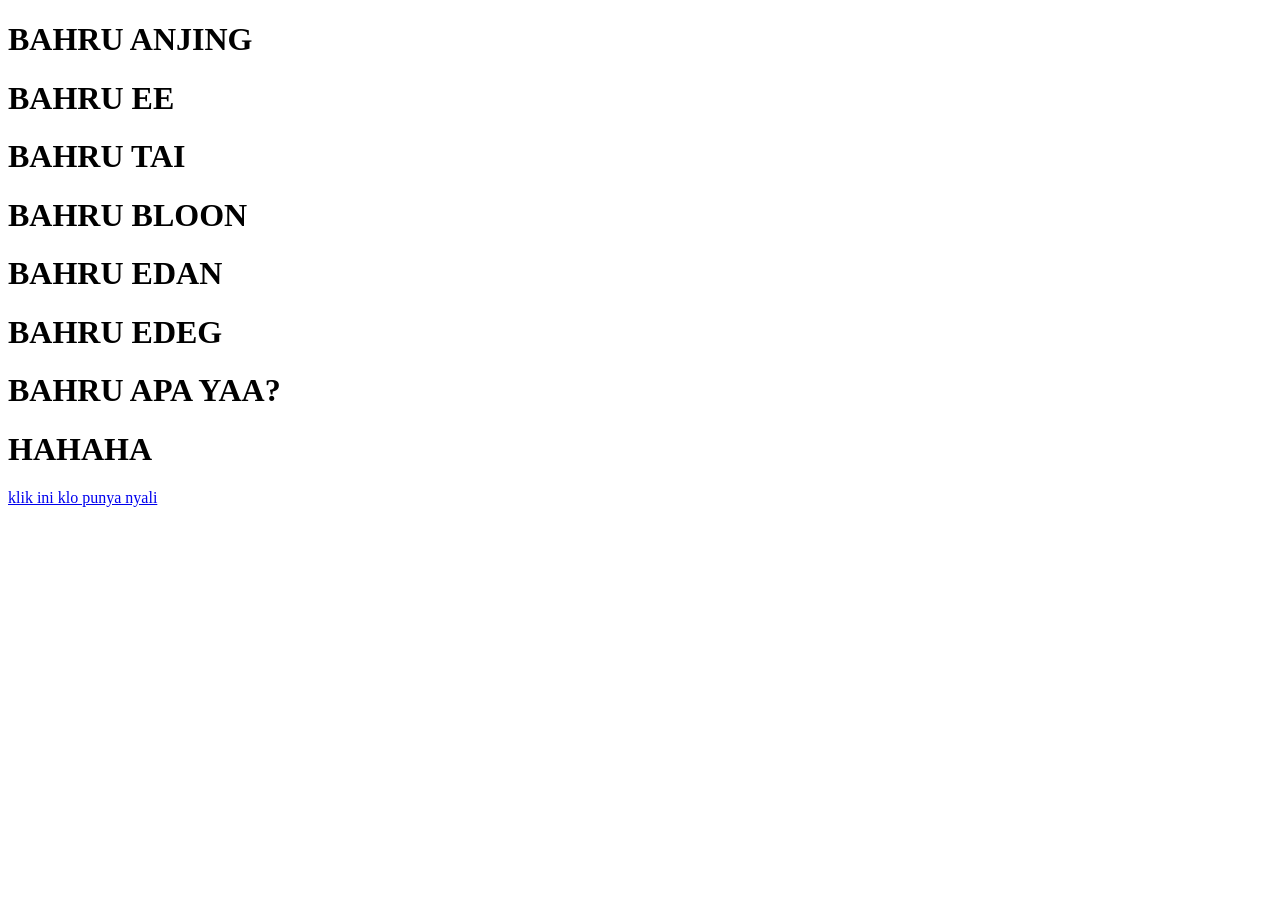
<file: bahru.html>
<!DOCTYPE html>
<html lang="en">
<head>
  <meta charset="UTF-8">
  <meta name="viewport" content="width=device-width, initial-scale=1.0">
  <meta http-equiv="X-UA-Compatible" content="ie=edge">
  <title>Document</title>
</head>
<body>
  <h1>BAHRU ANJING</h1>
  <h1>BAHRU EE</h1>
  <h1>BAHRU TAI</h1>
  <h1>BAHRU BLOON</h1>
  <h1>BAHRU EDAN</h1>
  <h1>BAHRU EDEG</h1>
  <h1>BAHRU APA YAA?</h1>
  <h1>HAHAHA</h1>
  
  <a href="https://wa.me/+6283806501905">klik ini klo punya nyali</a>
</body>
</html>
</file>
